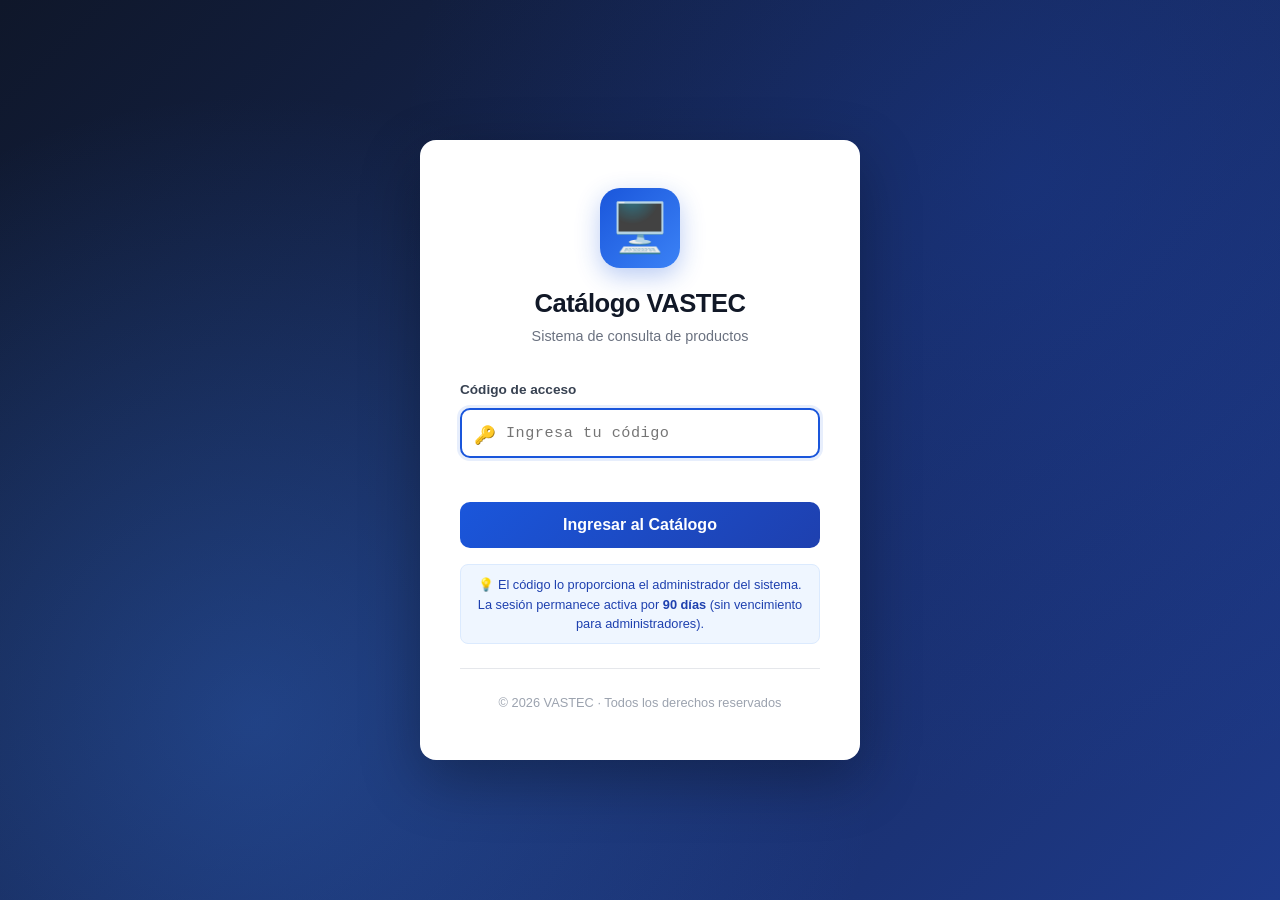
<file: index.html>
<!DOCTYPE html>
<html lang="es">
<head>
  <meta charset="UTF-8">
  <meta name="viewport" content="width=device-width, initial-scale=1.0">
  <meta name="description" content="Catálogo VASTEC - Acceso autorizado">
  <meta name="robots" content="noindex, nofollow">
  <title>Acceso | Catálogo VASTEC</title>
  <link rel="stylesheet" href="css/styles.css">
  <style>
    /* Estilos específicos del login */
    body {
      background: linear-gradient(135deg, #1e3a8a 0%, #1a56db 50%, #3b82f6 100%);
      min-height: 100vh;
    }
    
    .login-container {
      min-height: 100vh;
      display: flex;
      align-items: center;
      justify-content: center;
      padding: 20px;
      background: 
        radial-gradient(circle at 20% 80%, rgba(59, 130, 246, 0.3) 0%, transparent 50%),
        radial-gradient(circle at 80% 20%, rgba(29, 78, 216, 0.2) 0%, transparent 50%),
        linear-gradient(135deg, #0f172a 0%, #1e3a8a 100%);
    }
    
    .login-box {
      background: white;
      border-radius: 16px;
      padding: 48px 40px;
      width: 100%;
      max-width: 440px;
      box-shadow: 0 20px 60px rgba(0, 0, 0, 0.3);
      animation: slideUp 0.4s ease-out;
    }
    
    @keyframes slideUp {
      from { opacity: 0; transform: translateY(20px); }
      to { opacity: 1; transform: translateY(0); }
    }
    
    .login-logo {
      text-align: center;
      margin-bottom: 32px;
    }
    
    .login-logo .icon {
      font-size: 3rem;
      display: inline-block;
      background: linear-gradient(135deg, #1a56db, #3b82f6);
      width: 80px;
      height: 80px;
      line-height: 80px;
      border-radius: 20px;
      margin-bottom: 16px;
      box-shadow: 0 8px 24px rgba(26, 86, 219, 0.3);
    }
    
    .login-logo h1 {
      font-size: 1.6rem;
      color: #111827;
      margin: 0;
      font-weight: 800;
      letter-spacing: -0.5px;
    }
    
    .login-logo .subtitle {
      color: #6b7280;
      font-size: 0.9rem;
      margin-top: 4px;
      font-weight: 500;
    }
    
    .login-form .input-group {
      margin-bottom: 20px;
      position: relative;
    }
    
    .login-form label {
      display: block;
      font-size: 0.85rem;
      font-weight: 600;
      color: #374151;
      margin-bottom: 8px;
    }
    
    .login-form input {
      width: 100%;
      padding: 14px 16px 14px 44px;
      border: 2px solid #e5e7eb;
      border-radius: 10px;
      font-size: 0.95rem;
      font-family: 'Courier New', monospace;
      letter-spacing: 0.5px;
      transition: all 0.2s;
      background: #f9fafb;
    }
    
    .login-form input:focus {
      outline: none;
      border-color: #1a56db;
      background: white;
      box-shadow: 0 0 0 3px rgba(26, 86, 219, 0.1);
    }
    
    .login-form .input-icon {
      position: absolute;
      left: 14px;
      top: 42px;
      font-size: 1.1rem;
      color: #9ca3af;
      pointer-events: none;
    }
    
    .login-form .btn-primary {
      width: 100%;
      padding: 14px;
      font-size: 1rem;
      font-weight: 700;
      background: linear-gradient(135deg, #1a56db, #1e40af);
      border: none;
      border-radius: 10px;
      color: white;
      cursor: pointer;
      transition: all 0.2s;
      margin-top: 8px;
    }
    
    .login-form .btn-primary:hover {
      transform: translateY(-1px);
      box-shadow: 0 6px 20px rgba(26, 86, 219, 0.4);
    }
    
    .login-form .btn-primary:active {
      transform: translateY(0);
    }
    
    .login-form .btn-primary:disabled {
      opacity: 0.6;
      cursor: not-allowed;
      transform: none;
    }
    
    .error-message {
      background: #fee2e2;
      border: 1px solid #fecaca;
      color: #991b1b;
      padding: 12px 16px;
      border-radius: 8px;
      font-size: 0.85rem;
      margin-bottom: 16px;
      display: none;
      align-items: center;
      gap: 8px;
      animation: shake 0.4s;
    }
    
    .error-message.show {
      display: flex;
    }
    
    @keyframes shake {
      0%, 100% { transform: translateX(0); }
      25% { transform: translateX(-8px); }
      75% { transform: translateX(8px); }
    }
    
    .success-message {
      background: #d1fae5;
      border: 1px solid #a7f3d0;
      color: #065f46;
      padding: 12px 16px;
      border-radius: 8px;
      font-size: 0.85rem;
      margin-bottom: 16px;
      display: none;
      align-items: center;
      gap: 8px;
    }
    
    .success-message.show {
      display: flex;
    }
    
    .login-footer {
      text-align: center;
      margin-top: 24px;
      padding-top: 24px;
      border-top: 1px solid #e5e7eb;
      font-size: 0.8rem;
      color: #9ca3af;
    }
    
    .login-footer a {
      color: #1a56db;
      text-decoration: none;
    }
    
    .login-help {
      background: #eff6ff;
      border: 1px solid #dbeafe;
      color: #1e40af;
      padding: 10px 14px;
      border-radius: 8px;
      font-size: 0.8rem;
      margin-top: 16px;
      text-align: center;
      line-height: 1.5;
    }
    
    .login-help strong {
      font-weight: 700;
    }
    
    /* Responsive */
    @media (max-width: 480px) {
      .login-box {
        padding: 32px 24px;
      }
      
      .login-logo .icon {
        width: 64px;
        height: 64px;
        line-height: 64px;
        font-size: 2.2rem;
      }
      
      .login-logo h1 {
        font-size: 1.3rem;
      }
    }
    
    /* Loader */
    .loader {
      display: inline-block;
      width: 16px;
      height: 16px;
      border: 2px solid rgba(255,255,255,0.3);
      border-radius: 50%;
      border-top-color: white;
      animation: spin 0.8s linear infinite;
      margin-right: 8px;
      vertical-align: middle;
    }
    
    @keyframes spin {
      to { transform: rotate(360deg); }
    }
  </style>
</head>
<body>
  <div class="login-container">
    <div class="login-box">
      <!-- LOGO -->
      <div class="login-logo">
        <div class="icon">🖥️</div>
        <h1>Catálogo VASTEC</h1>
        <div class="subtitle">Sistema de consulta de productos</div>
      </div>

      <!-- MENSAJES -->
      <div class="error-message" id="login-error">
        <span>⚠️</span>
        <span id="error-text">Código inválido. Contacta al administrador.</span>
      </div>
      
      <div class="success-message" id="login-success">
        <span>✅</span>
        <span>Acceso verificado. Redirigiendo...</span>
      </div>

      <!-- FORMULARIO -->
      <form class="login-form" id="login-form" onsubmit="return false;">
        <div class="input-group">
          <label for="access-code">Código de acceso</label>
          <span class="input-icon">🔑</span>
          <input 
            type="password" 
            id="access-code" 
            placeholder="Ingresa tu código"
            autocomplete="off"
            autofocus
            required
          >
        </div>
        
        <button type="submit" class="btn-primary" id="btn-login">
          Ingresar al Catálogo
        </button>
      </form>

      <!-- AYUDA -->
      <div class="login-help">
        💡 El código lo proporciona el administrador del sistema.<br>
        La sesión permanece activa por <strong>90 días</strong>
        (sin vencimiento para administradores).
      </div>

      <!-- FOOTER -->
      <div class="login-footer">
        © 2026 VASTEC · Todos los derechos reservados
      </div>
    </div>
  </div>

  <!-- SCRIPTS -->
  <script src="js/crypto.js"></script>
  <script src="js/auth.js"></script>
  <script>
    // ============================================
    // LÓGICA DE LOGIN CON PROTECCIÓN ANTIBUCLE
    // ============================================
    
    const ERROR_DELAY = 3000; // ms para ocultar mensaje de error
    
    // 1. Verificar sesión existente ANTES de mostrar nada
    (function checkExistingSession() {
      const session = getSession();
      if (session) {
        // Ya hay sesión válida → redirigir con replace() para evitar bucle
        window.location.replace('catalogo.html');
      }
    })();
    
    // 2. Elementos del DOM
    const form = document.getElementById('login-form');
    const input = document.getElementById('access-code');
    const btn = document.getElementById('btn-login');
    const errorBox = document.getElementById('login-error');
    const errorText = document.getElementById('error-text');
    const successBox = document.getElementById('login-success');
    
    // 3. Manejar envío del formulario
    form.addEventListener('submit', async (e) => {
      e.preventDefault();
      await doLogin();
    });
    
    // 4. Función principal de login
    async function doLogin() {
      const code = input.value.trim();
      
      // Validación básica
      if (!code) {
        showError('Por favor ingresa tu código de acceso.');
        input.focus();
        return;
      }
      
      // Deshabilitar botón y mostrar loader
      setLoading(true);
      hideMessages();
      
      try {
        // Intentar validar código
        const session = await validateCode(code);
        
        if (session) {
          // ✅ Login exitoso
          successBox.classList.add('show');
          
          // Pequeño delay para mostrar feedback antes de redirigir
          setTimeout(() => {
            window.location.replace('catalogo.html');
          }, 400);
          
        } else {
          // ❌ Código inválido
          showError('Código inválido. Verifica e intenta nuevamente.');
          input.value = '';
          input.focus();
          setLoading(false);
        }
        
      } catch (error) {
        // ⚠️ Error de red u otro
        console.error('Error en login:', error);
        showError('Error de conexión. Verifica tu conexión a internet.');
        setLoading(false);
      }
    }
    
    // 5. Funciones auxiliares
    function showError(message) {
      errorText.textContent = message;
      errorBox.classList.add('show');
      successBox.classList.remove('show');
      
      // Auto-ocultar después de unos segundos
      setTimeout(() => {
        errorBox.classList.remove('show');
      }, ERROR_DELAY);
    }
    
    function hideMessages() {
      errorBox.classList.remove('show');
      successBox.classList.remove('show');
    }
    
    function setLoading(isLoading) {
      btn.disabled = isLoading;
      if (isLoading) {
        btn.innerHTML = '<span class="loader"></span>Verificando...';
      } else {
        btn.textContent = 'Ingresar al Catálogo';
      }
    }
    
    // 6. Ocultar error al escribir
    input.addEventListener('input', () => {
      if (errorBox.classList.contains('show')) {
        hideMessages();
      }
    });
    
    // 7. Prevenir pegar espacios
    input.addEventListener('paste', (e) => {
      setTimeout(() => {
        input.value = input.value.trim();
      }, 0);
    });
  </script>
</body>
</html>
</file>
<file: css/styles.css>
:root {
  --primary: #1a56db;
  --primary-light: #e8f0fe;
  --secondary: #374151;
  --success: #059669;
  --danger: #dc2626;
  --warning: #d97706;
  --bg: #f3f4f6;
  --card-bg: #ffffff;
  --text: #1f2937;
  --text-light: #6b7280;
  --border: #e5e7eb;
  --shadow: 0 1px 3px rgba(0,0,0,0.1);
  --shadow-lg: 0 4px 12px rgba(0,0,0,0.15);
  --radius: 12px;
}

* { margin: 0; padding: 0; box-sizing: border-box; }

body {
  font-family: -apple-system, BlinkMacSystemFont, 'Segoe UI', Roboto, sans-serif;
  background: var(--bg);
  color: var(--text);
  line-height: 1.5;
}

/* === LOGIN === */
.login-container {
  min-height: 100vh;
  display: flex;
  align-items: center;
  justify-content: center;
  padding: 20px;
  background: linear-gradient(135deg, #667eea 0%, #764ba2 100%);
}

.login-box {
  background: white;
  border-radius: var(--radius);
  padding: 40px;
  width: 100%;
  max-width: 400px;
  box-shadow: var(--shadow-lg);
}

.login-box h1 {
  font-size: 1.5rem;
  margin-bottom: 8px;
  text-align: center;
}

.login-box p {
  color: var(--text-light);
  text-align: center;
  margin-bottom: 24px;
  font-size: 0.9rem;
}

.login-box input {
  width: 100%;
  padding: 12px 16px;
  border: 2px solid var(--border);
  border-radius: 8px;
  font-size: 1rem;
  margin-bottom: 16px;
  transition: border-color 0.2s;
}

.login-box input:focus {
  outline: none;
  border-color: var(--primary);
}

.btn {
  display: inline-flex;
  align-items: center;
  justify-content: center;
  gap: 8px;
  padding: 12px 24px;
  border: none;
  border-radius: 8px;
  font-size: 0.95rem;
  font-weight: 600;
  cursor: pointer;
  transition: all 0.2s;
}

.btn-primary {
  background: var(--primary);
  color: white;
  width: 100%;
}

.btn-primary:hover { background: #1e40af; }

.btn-success { background: var(--success); color: white; }
.btn-danger { background: var(--danger); color: white; }
.btn-outline {
  background: transparent;
  border: 2px solid var(--border);
  color: var(--text);
}
.btn-outline:hover { border-color: var(--primary); color: var(--primary); }

.btn-sm { padding: 8px 16px; font-size: 0.85rem; }

/* === HEADER === */
.header {
  background: white;
  border-bottom: 1px solid var(--border);
  padding: 12px 20px;
  position: sticky;
  top: 0;
  z-index: 100;
  box-shadow: var(--shadow);
}

.header-content {
  max-width: 1400px;
  margin: 0 auto;
  display: flex;
  align-items: center;
  justify-content: space-between;
  gap: 16px;
}

.header-title {
  font-size: 1.1rem;
  font-weight: 700;
  color: var(--primary);
}

.header-actions {
  display: flex;
  align-items: center;
  gap: 8px;
}

/* === SEARCH === */
.search-box {
  flex: 1;
  max-width: 400px;
  position: relative;
}

.search-box input {
  width: 100%;
  padding: 10px 16px 10px 40px;
  border: 2px solid var(--border);
  border-radius: 24px;
  font-size: 0.9rem;
}

.search-box input:focus {
  outline: none;
  border-color: var(--primary);
}

.search-box::before {
  content: "🔍";
  position: absolute;
  left: 14px;
  top: 50%;
  transform: translateY(-50%);
  font-size: 0.85rem;
}

/* === FILTERS === */
.filters-bar {
  background: white;
  border-bottom: 1px solid var(--border);
  padding: 12px 20px;
}

.filters-content {
  max-width: 1400px;
  margin: 0 auto;
}

.filters-row {
  display: flex;
  gap: 8px;
  flex-wrap: wrap;
  align-items: center;
}

.filters-toggle {
  padding: 8px 16px;
  border: 1px dashed var(--border);
  border-radius: 8px;
  background: transparent;
  color: var(--text-light);
  font-size: 0.85rem;
  cursor: pointer;
}

.filters-toggle:hover {
  border-color: var(--primary);
  color: var(--primary);
}

.btn-clear-filters {
  padding: 8px 16px;
  border: 1px solid var(--danger);
  border-radius: 8px;
  background: transparent;
  color: var(--danger);
  font-size: 0.85rem;
  cursor: pointer;
  white-space: nowrap;
}

.btn-clear-filters:hover {
  background: var(--danger);
  color: white;
}

.filters-advanced {
  display: none;
  margin-top: 12px;
  padding-top: 12px;
  border-top: 1px solid var(--border);
}

.filters-advanced.show { display: flex; flex-wrap: wrap; gap: 16px; }

/* === FILTER DROPDOWN (selección múltiple) === */
.filter-dropdown {
  position: relative;
}

.filter-dropdown-btn {
  display: inline-flex;
  align-items: center;
  gap: 6px;
  padding: 10px 16px;
  border: 1px solid var(--border);
  border-radius: 8px;
  font-size: 0.9rem;
  background: white;
  color: var(--text);
  cursor: pointer;
  white-space: nowrap;
  min-height: 44px;
}

.filter-dropdown-btn::after {
  content: '▾';
  font-size: 0.7rem;
  color: var(--text-light);
  margin-left: 2px;
}

.filter-dropdown-btn:hover,
.filter-dropdown-btn.open {
  border-color: var(--primary);
}

.filter-dropdown-btn.active {
  border-color: var(--primary);
  background: var(--primary-light);
  color: var(--primary);
}

.filter-count {
  display: none;
  align-items: center;
  justify-content: center;
  min-width: 18px;
  height: 18px;
  padding: 0 5px;
  border-radius: 999px;
  background: var(--primary);
  color: white;
  font-size: 0.7rem;
  font-weight: 700;
}

.filter-dropdown-panel {
  display: none;
  position: absolute;
  top: calc(100% + 6px);
  left: 0;
  z-index: 250;
  width: max(240px, min(320px, 90vw));
  background: white;
  border: 1px solid var(--border);
  border-radius: 10px;
  box-shadow: var(--shadow-lg);
  overflow: hidden;
}

.filter-dropdown-panel.show { display: block; }

.filter-panel-header {
  display: flex;
  align-items: center;
  justify-content: space-between;
  padding: 10px 14px;
  border-bottom: 1px solid var(--border);
  font-size: 0.85rem;
  font-weight: 600;
}

.filter-panel-close {
  border: none;
  background: none;
  color: var(--text-light);
  cursor: pointer;
  font-size: 0.9rem;
  padding: 2px 6px;
}

.filter-search-wrap {
  padding: 8px 10px;
  border-bottom: 1px solid var(--border);
}

.filter-search-input {
  width: 100%;
  padding: 8px 10px;
  border: 1px solid var(--border);
  border-radius: 6px;
  font-size: 0.85rem;
  font-family: inherit;
}

.filter-search-input:focus {
  outline: 2px solid var(--primary);
  outline-offset: 1px;
  border-color: var(--primary);
}

.filter-search-empty {
  padding: 14px 10px;
  font-size: 0.85rem;
  color: var(--text-light);
  text-align: center;
}

.filter-panel-list {
  max-height: 260px;
  overflow-y: auto;
  padding: 6px;
}

.filter-checkbox-item {
  display: flex;
  align-items: center;
  gap: 12px;
  padding: 10px 10px;
  border-radius: 6px;
  font-size: 0.9rem;
  cursor: pointer;
  min-height: 44px;
}

.filter-checkbox-item:hover {
  background: var(--bg);
}

.filter-checkbox-item input {
  accent-color: var(--primary);
  width: 20px;
  height: 20px;
  flex-shrink: 0;
}

.filter-option-label {
  flex: 1;
  overflow: hidden;
  text-overflow: ellipsis;
  white-space: nowrap;
}

.filter-option-count {
  flex-shrink: 0;
  font-size: 0.8rem;
  color: var(--text-light);
}

.filter-checkbox-item.disabled {
  opacity: 0.6;
  cursor: not-allowed;
}

.filter-checkbox-item.disabled .filter-option-label {
  text-decoration: line-through;
  text-decoration-color: var(--text-light);
}

.filter-checkbox-item.disabled:hover {
  background: none;
}

.filter-panel-footer {
  padding: 8px 14px;
  border-top: 1px solid var(--border);
  text-align: right;
}

.filter-panel-clear {
  border: none;
  background: none;
  color: var(--primary);
  font-size: 0.8rem;
  cursor: pointer;
  font-weight: 600;
}

.filter-panel-clear:hover { text-decoration: underline; }

.filter-empty {
  padding: 16px;
  font-size: 0.85rem;
  color: var(--text-light);
  text-align: center;
}

/* === PILL FILTERS (LAN/WLAN/HDMI/VGA/Óptica: 3 estados) === */
.pill-filter {
  display: flex;
  align-items: center;
  gap: 6px;
}

.pill-filter-label {
  font-size: 0.85rem;
  color: var(--text-light);
  margin-right: 2px;
}

.pill-btn {
  padding: 8px 14px;
  border: 1px solid var(--border);
  border-radius: 999px;
  background: white;
  color: var(--text);
  font-size: 0.85rem;
  cursor: pointer;
  min-height: 40px;
}

.pill-btn:hover { border-color: var(--primary); }

.pill-btn.active {
  background: var(--primary);
  border-color: var(--primary);
  color: white;
}

/* === CHIPS DE FILTROS ACTIVOS === */
.active-filters-bar {
  display: none;
  flex-wrap: wrap;
  gap: 8px;
  margin-top: 12px;
  padding-top: 12px;
  border-top: 1px solid var(--border);
}

.filter-chip {
  display: inline-flex;
  align-items: center;
  gap: 8px;
  padding: 6px 8px 6px 14px;
  border-radius: 999px;
  background: var(--primary-light);
  color: var(--primary);
  font-size: 0.85rem;
  font-weight: 500;
}

.filter-chip button {
  border: none;
  background: rgba(26, 86, 219, 0.15);
  color: var(--primary);
  width: 22px;
  height: 22px;
  border-radius: 50%;
  cursor: pointer;
  font-size: 0.75rem;
  line-height: 1;
  display: inline-flex;
  align-items: center;
  justify-content: center;
  flex-shrink: 0;
}

.filter-chip button:hover { background: var(--primary); color: white; }

/* === RESULTS === */
.results-container {
  max-width: 1400px;
  margin: 0 auto;
  padding: 20px;
}

.results-header {
  display: flex;
  align-items: center;
  justify-content: space-between;
  margin-bottom: 16px;
  flex-wrap: wrap;
  gap: 12px;
}

.results-count {
  font-size: 0.9rem;
  color: var(--text-light);
}

.results-count strong { color: var(--text); }

.select-all-label {
  display: inline-flex;
  align-items: center;
  gap: 8px;
  font-size: 0.9rem;
  color: var(--text);
  cursor: pointer;
}

.select-all-label input {
  width: 18px;
  height: 18px;
  accent-color: var(--primary);
  cursor: pointer;
}

.bulk-qty-control {
  display: inline-flex;
  align-items: center;
  gap: 8px;
  font-size: 0.85rem;
  color: var(--text-light);
}

.bulk-qty-control input {
  width: 60px;
  padding: 6px 8px;
  border: 1px solid var(--border);
  border-radius: 6px;
  font-size: 0.85rem;
  text-align: center;
}

.sort-controls {
  display: flex;
  align-items: center;
  gap: 8px;
}

.sort-controls select {
  padding: 6px 12px;
  border: 1px solid var(--border);
  border-radius: 6px;
  font-size: 0.85rem;
}

/* === CARDS === */
.cards-grid {
  display: grid;
  grid-template-columns: repeat(auto-fill, minmax(320px, 1fr));
  gap: 16px;
}

.product-card {
  background: var(--card-bg);
  border-radius: var(--radius);
  border: 1px solid var(--border);
  padding: 20px;
  transition: all 0.2s;
  position: relative;
}

.product-card:hover {
  box-shadow: var(--shadow-lg);
  transform: translateY(-2px);
}

.product-card.selected {
  border-color: var(--primary);
  background: var(--primary-light);
}

.card-header {
  display: flex;
  justify-content: space-between;
  align-items: flex-start;
  margin-bottom: 12px;
}

.card-category {
  font-size: 0.7rem;
  text-transform: uppercase;
  letter-spacing: 0.5px;
  color: var(--primary);
  background: var(--primary-light);
  padding: 3px 8px;
  border-radius: 4px;
  font-weight: 600;
}

/* Un color distinto por categoría (paleta sobria: cada uno pasa >=4.5:1 de
   contraste sobre blanco). Clase asignada por getCategoryColorClass() en
   render.js — si aparece una categoría nueva sin mapear, se queda con el
   azul de .card-category de arriba. */
.card-category-desktop        { color: #2c5f8a; background: rgba(44, 95, 138, 0.10); }
.card-category-workstation    { color: #6b4a8a; background: rgba(107, 74, 138, 0.10); }
.card-category-portatil       { color: #2f7266; background: rgba(47, 114, 102, 0.10); }
.card-category-aio            { color: #966a2f; background: rgba(150, 106, 47, 0.10); }
.card-category-monitor        { color: #55637a; background: rgba(85, 99, 122, 0.10); }
.card-category-pantalla       { color: #8a3a52; background: rgba(138, 58, 82, 0.10); }

.card-header-actions {
  display: flex;
  align-items: center;
  gap: 8px;
}

.card-select {
  width: 20px;
  height: 20px;
  cursor: pointer;
  accent-color: var(--primary);
}

.card-qty {
  display: none;
  width: 52px;
  padding: 4px 6px;
  border: 1px solid var(--border);
  border-radius: 6px;
  font-size: 0.85rem;
  text-align: center;
}

.product-card.selected .card-qty {
  display: inline-block;
}

.card-title {
  font-size: 1.05rem;
  font-weight: 700;
  margin-bottom: 4px;
}

.card-model {
  font-size: 0.85rem;
  color: var(--text-light);
  margin-bottom: 12px;
}

.card-specs {
  display: grid;
  grid-template-columns: 1fr 1fr;
  gap: 6px;
  margin-bottom: 12px;
}

.card-description {
  font-size: 0.85rem;
  color: var(--text);
  line-height: 1.5;
  margin-bottom: 12px;
  padding: 10px;
  background: var(--bg);
  border-radius: 8px;
}

.spec-item {
  font-size: 0.74rem;
  display: flex;
  align-items: baseline;
  gap: 5px;
  overflow: hidden;
}

.spec-item .spec-label {
  color: var(--text-light);
  font-weight: 600;
  flex-shrink: 0;
}

.spec-item .spec-value {
  font-weight: 500;
  overflow: hidden;
  text-overflow: ellipsis;
  white-space: nowrap;
}

.card-footer {
  display: flex;
  align-items: center;
  justify-content: space-between;
  padding-top: 12px;
  border-top: 1px solid var(--border);
}

.card-price-block {
  display: flex;
  flex-direction: column;
}

.card-price-label {
  font-size: 0.7rem;
  color: var(--text-light);
  margin-bottom: 2px;
}

.card-price {
  font-size: 1rem;
  font-weight: 600;
  color: var(--success);
}

.card-actions {
  display: flex;
  gap: 6px;
}

.card-actions button {
  padding: 6px 10px;
  border: 1px solid var(--border);
  border-radius: 6px;
  background: white;
  cursor: pointer;
  font-size: 0.8rem;
  transition: all 0.2s;
}

.card-actions button:hover {
  background: var(--primary);
  color: white;
  border-color: var(--primary);
}

/* === SELECTION BAR === */
.selection-bar {
  position: fixed;
  bottom: 0;
  left: 0;
  right: 0;
  background: var(--secondary);
  color: white;
  padding: 12px 20px;
  display: none;
  align-items: center;
  justify-content: space-between;
  z-index: 200;
  box-shadow: 0 -2px 10px rgba(0,0,0,0.2);
}

.selection-bar.show { display: flex; }

.selection-info { font-size: 0.9rem; }
.selection-actions { display: flex; gap: 8px; }

/* === MODAL === */
.modal-overlay {
  position: fixed;
  inset: 0;
  background: rgba(0,0,0,0.5);
  display: none;
  align-items: center;
  justify-content: center;
  z-index: 300;
  padding: 20px;
}

.modal-overlay.show { display: flex; }

.modal {
  background: white;
  border-radius: var(--radius);
  width: 100%;
  max-width: 600px;
  max-height: 80vh;
  overflow-y: auto;
  padding: 24px;
}

.modal-header {
  display: flex;
  justify-content: space-between;
  align-items: center;
  margin-bottom: 16px;
}

.modal-close {
  background: none;
  border: none;
  font-size: 1.5rem;
  cursor: pointer;
  color: var(--text-light);
}

/* === ENCUESTA OBLIGATORIA (overlay, sin botón de cerrar a propósito) === */
.encuesta-gate-overlay {
  position: fixed;
  inset: 0;
  background: rgba(17, 24, 39, 0.72);
  display: none;
  align-items: center;
  justify-content: center;
  z-index: 500;
  padding: 20px;
}

.encuesta-gate-overlay.show { display: flex; }

.encuesta-gate-modal {
  background: var(--card-bg);
  border-radius: var(--radius);
  width: 100%;
  max-width: 560px;
  max-height: 88vh;
  overflow-y: auto;
  padding: 28px;
  box-shadow: var(--shadow-lg);
}

.encuesta-gate-modal h2 { margin-bottom: 8px; }

.encuesta-gate-descripcion {
  color: var(--text-light);
  font-size: 0.9rem;
  margin-bottom: 8px;
}

.encuesta-gate-hint {
  font-size: 0.8rem;
  color: var(--warning);
  background: #fef3c7;
  border-radius: 8px;
  padding: 8px 12px;
  margin-bottom: 20px;
}

.encuesta-pregunta { margin-bottom: 18px; }

.encuesta-pregunta-texto {
  font-weight: 600;
  font-size: 0.92rem;
  margin-bottom: 8px;
}

.encuesta-input-texto {
  width: 100%;
  padding: 10px 12px;
  border: 1px solid var(--border);
  border-radius: 8px;
  font-family: inherit;
  font-size: 0.9rem;
  resize: vertical;
}

.encuesta-opciones {
  display: flex;
  flex-direction: column;
  gap: 8px;
}

.encuesta-opcion-item {
  display: flex;
  align-items: center;
  gap: 8px;
  font-size: 0.9rem;
  cursor: pointer;
}

.encuesta-escala {
  display: flex;
  gap: 14px;
}

.encuesta-escala-item {
  display: flex;
  flex-direction: column;
  align-items: center;
  gap: 4px;
  font-size: 0.85rem;
  cursor: pointer;
  color: var(--text-light);
}

.encuesta-gate-error {
  color: var(--danger);
  background: #fee2e2;
  border-radius: 8px;
  padding: 10px 14px;
  font-size: 0.85rem;
  margin-bottom: 14px;
}

.encuesta-gate-submit {
  width: 100%;
  padding: 12px;
  font-size: 0.95rem;
}

/* === RESPONSIVE === */
@media (max-width: 768px) {
  .cards-grid {
    grid-template-columns: 1fr;
  }

  .header-content {
    flex-wrap: wrap;
  }

  .search-box {
    order: 3;
    max-width: 100%;
    width: 100%;
    margin-top: 8px;
  }

  .filters-row {
    flex-wrap: wrap;
  }

  .filter-dropdown {
    flex: 1 1 100%;
  }

  .filter-dropdown-btn {
    width: 100%;
    justify-content: space-between;
    font-size: 1rem;
    padding: 13px 16px;
  }

  .filter-count {
    min-width: 24px;
    height: 24px;
    font-size: 0.8rem;
  }

  .filter-dropdown-panel {
    left: 0;
    right: 0;
    width: auto;
  }

  .filter-panel-header {
    padding: 14px 16px;
    font-size: 0.95rem;
  }

  .filter-panel-close {
    font-size: 1.2rem;
    padding: 6px 10px;
  }

  .filter-panel-list {
    max-height: 45vh;
  }

  .filter-checkbox-item {
    font-size: 1rem;
    padding: 13px 10px;
  }

  .filter-checkbox-item input {
    width: 22px;
    height: 22px;
  }

  .filter-panel-clear {
    font-size: 0.9rem;
    padding: 6px 4px;
  }

  .price-range,
  .filters-toggle,
  .btn-clear-filters {
    flex: 1 1 100%;
    justify-content: center;
    font-size: 0.95rem;
    padding: 12px;
  }

  .pill-filter {
    flex: 1 1 100%;
    justify-content: space-between;
  }

  .pill-filter-label {
    font-size: 0.9rem;
  }

  .pill-btn {
    flex: 1;
    font-size: 0.9rem;
    padding: 10px 8px;
  }

  .filter-chip {
    font-size: 0.9rem;
    padding: 8px 10px 8px 16px;
  }

  .filter-chip button {
    width: 26px;
    height: 26px;
    font-size: 0.85rem;
  }

  .select-all-label {
    font-size: 0.95rem;
  }

  .bulk-qty-control {
    font-size: 0.9rem;
  }

  .bulk-qty-control input {
    width: 70px;
    padding: 8px;
    font-size: 0.95rem;
  }

  .results-header {
    flex-direction: column;
    align-items: flex-start;
  }

  .card-specs {
    grid-template-columns: 1fr;
  }

  .spec-item {
    font-size: 0.8rem;
  }

  .card-qty {
    width: 60px;
    padding: 8px 6px;
    font-size: 0.95rem;
  }

  .card-select {
    width: 24px;
    height: 24px;
  }
}

/* === TOAST === */
.toast {
  position: fixed;
  top: 20px;
  right: 20px;
  background: var(--secondary);
  color: white;
  padding: 12px 20px;
  border-radius: 8px;
  font-size: 0.9rem;
  z-index: 400;
  transform: translateX(120%);
  transition: transform 0.3s;
}

.toast.show { transform: translateX(0); }

/* === EMPTY STATE === */
.empty-state {
  text-align: center;
  padding: 60px 20px;
  color: var(--text-light);
}

.empty-state .icon { font-size: 3rem; margin-bottom: 12px; }
.empty-state h3 { margin-bottom: 8px; color: var(--text); }

/* === PRICE RANGE === */
.price-range {
  display: flex;
  align-items: center;
  gap: 8px;
}

.price-range input {
  width: 80px;
  padding: 6px 8px;
  border: 1px solid var(--border);
  border-radius: 6px;
  font-size: 0.85rem;
}

/* Reafirma el ajuste móvil de .price-range input: esta regla debe ir
   después de la base de arriba para ganar en la cascada (misma
   especificidad, gana la declarada más tarde). */
@media (max-width: 768px) {
  .price-range input {
    flex: 1;
    min-width: 0;
    width: auto;
    font-size: 0.95rem;
    padding: 10px 8px;
  }
}

/* === OPTIMIZACIÓN DE RENDIMIENTO === */
.product-card {
  content-visibility: auto;
  contain-intrinsic-size: 280px;
}

/* Animación de entrada para cards */
@keyframes fadeInCard {
  from { opacity: 0; transform: translateY(10px); }
  to { opacity: 1; transform: translateY(0); }
}

.product-card {
  animation: fadeInCard 0.3s ease-out;
}

/* Spinner */
.spinner {
  display: inline-block;
  width: 32px;
  height: 32px;
  border: 3px solid #e5e7eb;
  border-top-color: #1a56db;
  border-radius: 50%;
  animation: spin 0.8s linear infinite;
}
</file>
